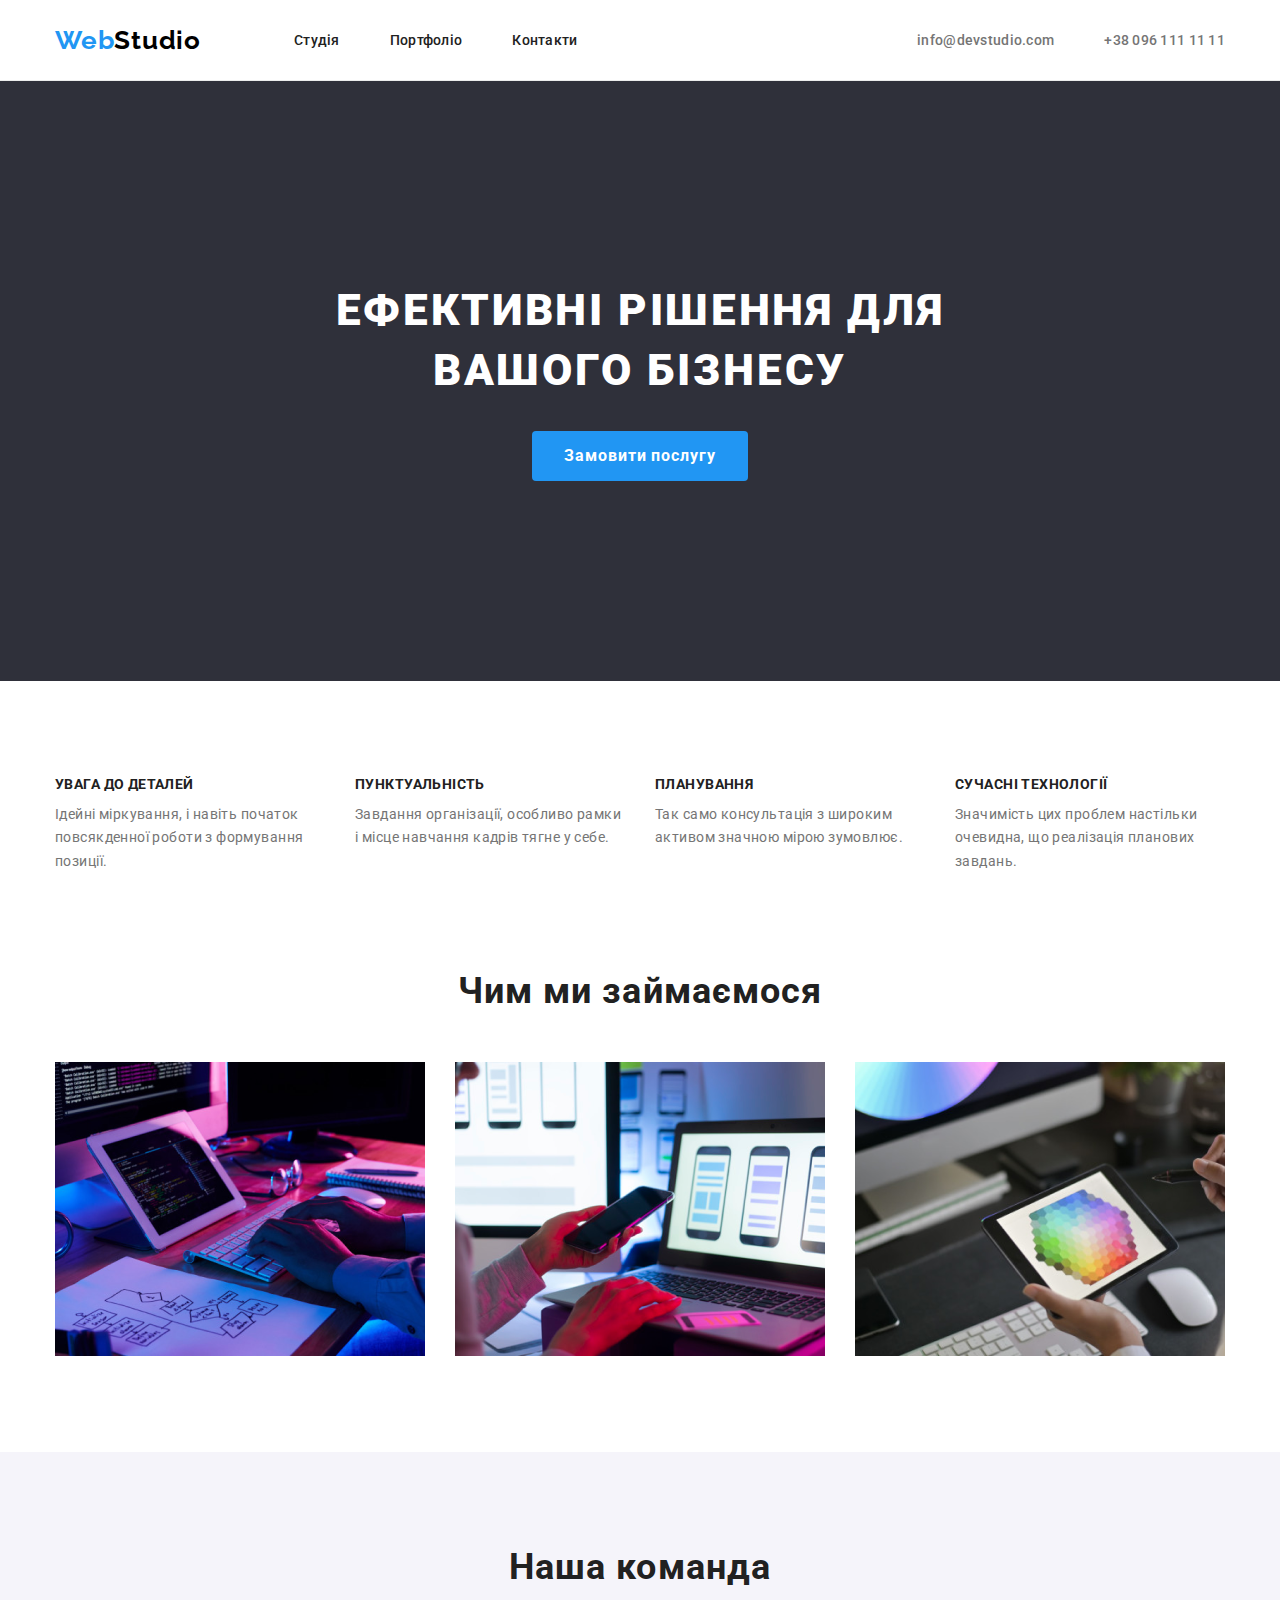
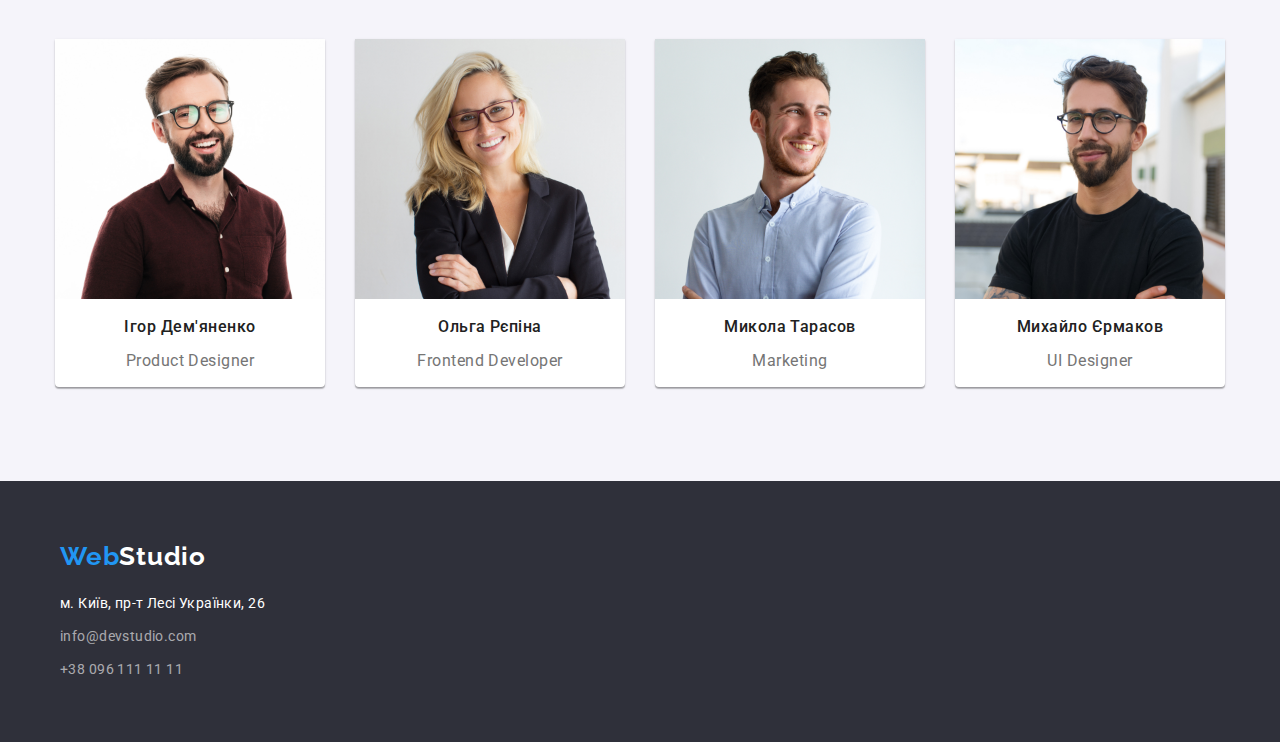
<file: index.html>
<!DOCTYPE html>
<html lang="uk">
    <head>
        <meta charset="UTF-8" />
        <meta http-equiv="X-UA-Compatible" content="IE=edge" />
        <meta name="viewport" content="width=device-width, initial-scale=1.0" />
        <title>WebStudio</title>
        <link rel="stylesheet" href="css/styles.css" />
        <link rel="preconnect" href="https://fonts.googleapis.com" />
        <link rel="preconnect" href="https://fonts.gstatic.com" crossorigin />
        <link
            href="https://fonts.googleapis.com/css2?family=Raleway:wght@700&family=Roboto:ital,wght@0,400;0,500;0,700;0,900;1,500&display=swap"
            rel="stylesheet"
        />
    </head>

    <body>
        <header>
            <nav class="navigation">
                <a href="./index.html" class="navigation-logo"
                    >Web<span class="navigation-logo-span">Studio</span></a
                >
                <ul class="navigation-list">
                    <li><a href="./index.html">Студія</a></li>
                    <li><a href="./portfolio.html">Портфоліо</a></li>
                    <li><a href="#footter_contacts">Контакти</a></li>
                </ul>
            </nav>
            <ul class="navigation-list-contacts">
                <li><a href="mailto:info@devstudio.com">info@devstudio.com</a></li>
                <li><a href="tel:+3809611111">+38 096 111 11 11 </a></li>
            </ul>
        </header>
        <main>
            <section class="head-web">
                <h1>Ефективні рішення для вашого бізнесу</h1>
                <button type="button" class="head-web-button">Замовити послугу</button>
            </section>
            <section class="features">
                <h2 class="visually-hidden">Наші особливості</h2>
                <ul class="features-items">
                    <li>
                        <h3>Увага до деталей</h3>
                        <p>Ідейні міркування, і навіть початок повсякденної роботи з формування позиції.</p>
                    </li>
                    <li>
                        <h3>Пунктуальність</h3>
                        <p>Завдання організації, особливо рамки і місце навчання кадрів тягне у себе.</p>
                    </li>
                    <li>
                        <h3>Планування</h3>
                        <p>Так само консультація з широким активом значною мірою зумовлює.</p>
                    </li>
                    <li>
                        <h3>Сучасні технології</h3>
                        <p>Значимість цих проблем настільки очевидна, що реалізація планових завдань.</p>
                    </li>
                </ul>
            </section>
            <section class="pictures-wrapper">
                <h2 class="pictures-header">Чим ми займаємося</h2>
                <ul class="pictures">
                    <li>
                        <img
                            src="./images/box.jpg"
                            alt="робочий стіл та комп'ютер"
                            width="370"
                            height="294"
                        />
                    </li>
                    <li>
                        <img src="./images/img4.jpg" alt="комп'ютер та телефлн" width="370" height="294" />
                    </li>
                    <li><img src="./images/img5.jpg" alt="планшет" width="370" height="294" /></li>
                </ul>
            </section>
            <section class="our-team-section">
                <h2 class="our-team-header">Наша команда</h2>
                <ul class="our-team-introdution-item">
                    <li>
                        <img
                            src="./images/img.jpg"
                            alt="Світлина Ігоря Дем'яненко"
                            width="270"
                            height="260"
                        />
                        <h3>Ігор Дем'яненко</h3>
                        <p>Product Designer</p>
                    </li>
                    <li>
                        <img src="./images/img1.jpg" alt="Світлина Ольги Рєпіної" width="270" height="260" />
                        <h3>Ольга Рєпіна</h3>
                        <p>Frontend Developer</p>
                    </li>
                    <li>
                        <img
                            src="./images/img2.jpg"
                            alt="Світлина Миколи Тарасова"
                            width="270"
                            height="260"
                        />
                        <h3>Микола Тарасов</h3>
                        <p>Marketing</p>
                    </li>
                    <li>
                        <img
                            src="./images/img3.jpg"
                            alt="Світлина Михайла Єрмакова"
                            width="270"
                            height="260"
                        />
                        <h3>Михайло Єрмаков</h3>
                        <p>UI Designer</p>
                    </li>
                </ul>
            </section>
        </main>
        <footer id="footter_contacts" class="footer-section">
            <a href="index.html" class="navigation-logo"
                >Web<span class="navigation-logo-footer">Studio</span></a
            >
            <address class="footer-adress">
                <ul class="footer-adress-list">
                    <li>
                        <a href="https://goo.gl/maps/XsMu6fq6WujHnr399" class="footer-adress-location"
                            >м. Київ, пр-т Лесі Українки, 26</a
                        >
                    </li>
                    <li>
                        <a href="mailto:info@devstudio.com" class="footer-adress-location-contacts"
                            >info@devstudio.com</a
                        >
                    </li>
                    <li>
                        <a href="tel:+3809611111" class="footer-adress-location-contacts"
                            >+38 096 111 11 11
                        </a>
                    </li>
                </ul>
            </address>
        </footer>
    </body>
</html>
</file>
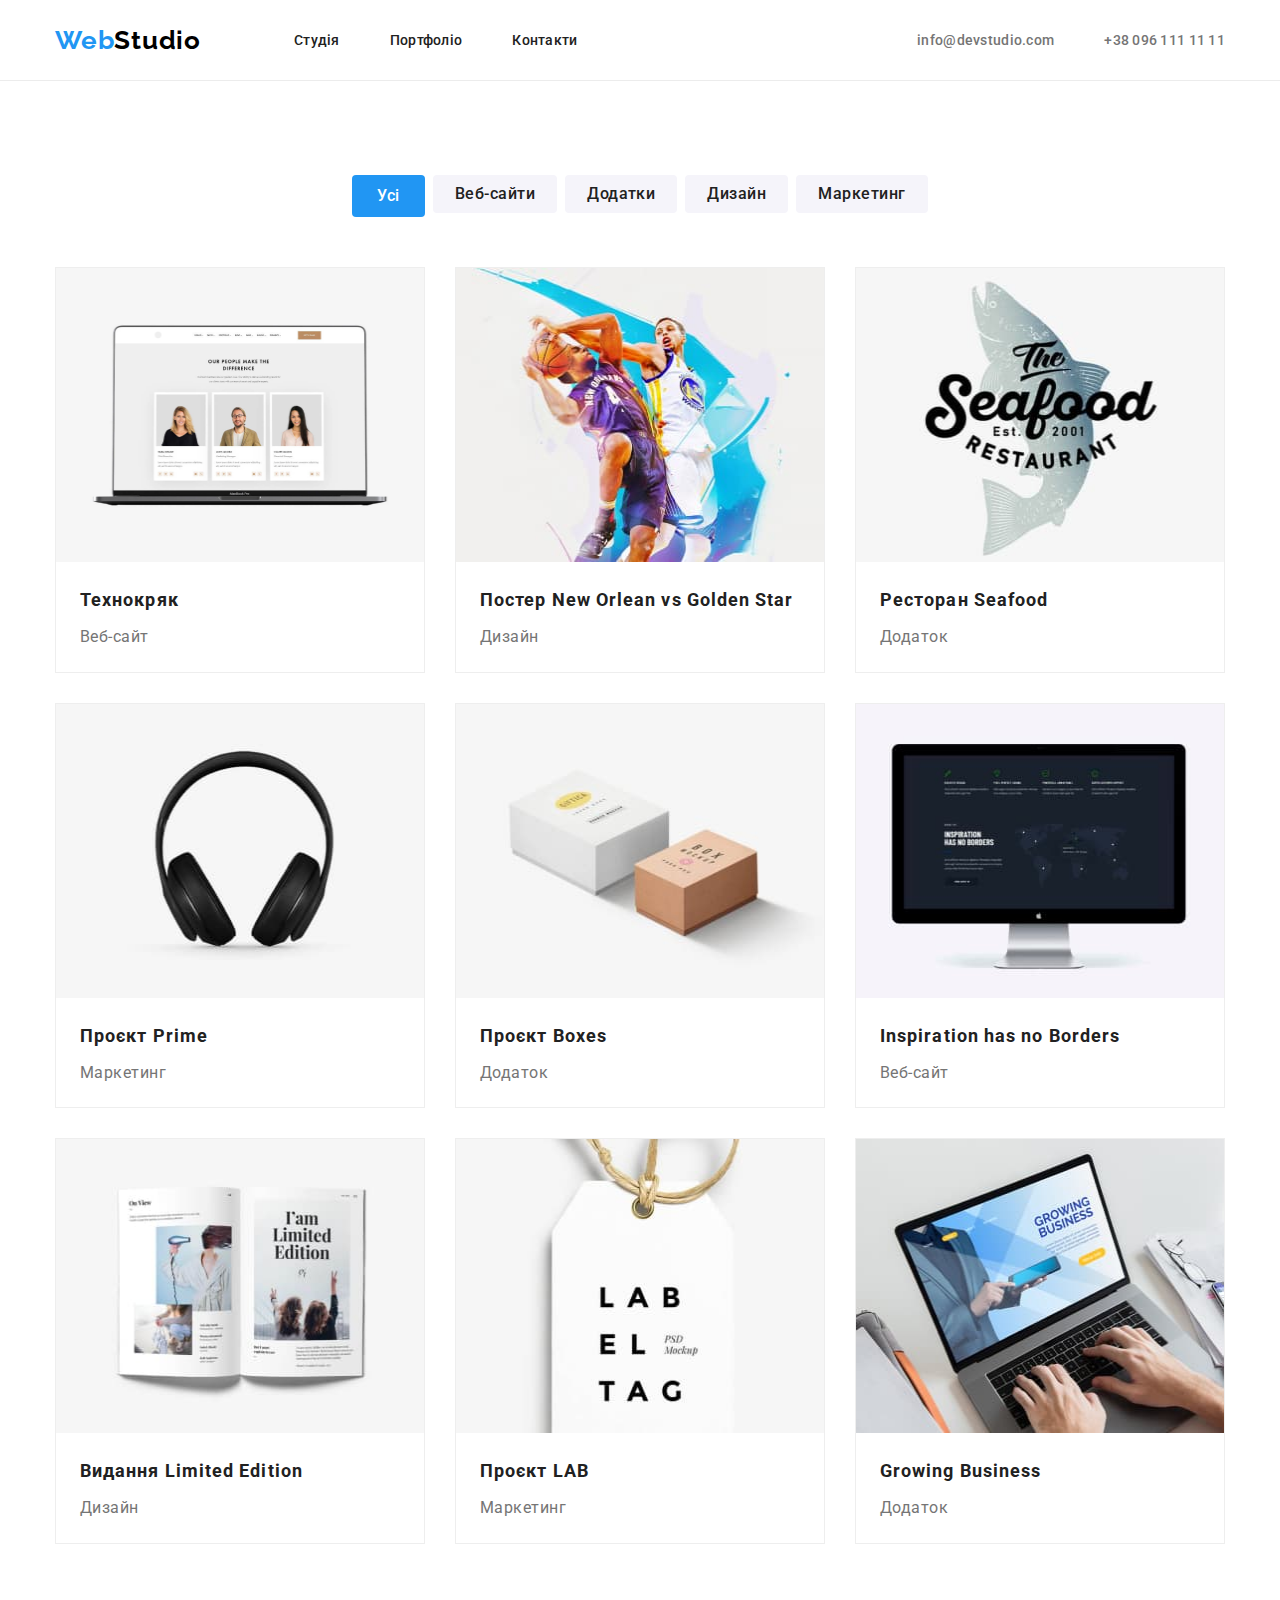
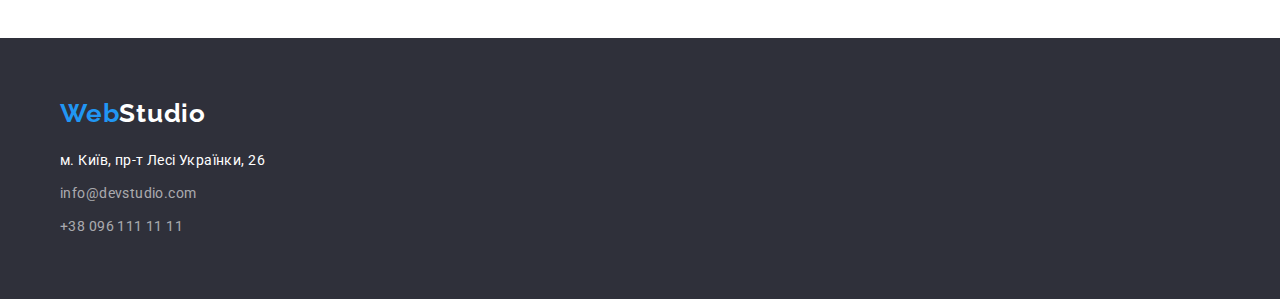
<file: portfolio.html>
<!DOCTYPE html>
<html lang="uk">
    <head>
        <meta charset="UTF-8" />
        <meta http-equiv="X-UA-Compatible" content="IE=edge" />
        <meta name="viewport" content="width=device-width, initial-scale=1.0" />
        <title>WebStudio</title>
        <link rel="stylesheet" href="./css/styles.css" />
        <link rel="preconnect" href="https://fonts.googleapis.com" />
        <link rel="preconnect" href="https://fonts.gstatic.com" crossorigin />
        <link
            href="https://fonts.googleapis.com/css2?family=Raleway:wght@700&family=Roboto:ital,wght@0,400;0,500;0,700;0,900;1,500&display=swap"
            rel="stylesheet"
        />
    </head>

    <body>
        <header>
            <nav class="navigation">
                <a href="./index.html" class="navigation-logo"
                    >Web<span class="navigation-logo-span">Studio</span></a
                >
                <ul class="navigation-list">
                    <li><a href="./index.html">Студія</a></li>
                    <li><a href="./portfolio.html">Портфоліо</a></li>
                    <li><a href="#footter_contacts">Контакти</a></li>
                </ul>
            </nav>
            <ul class="navigation-list-contacts">
                <li><a href="mailto:info@devstudio.com">info@devstudio.com</a></li>
                <li><a href="tel:+3809611111">+38 096 111 11 11 </a></li>
            </ul>
        </header>
        <main>
            <h1 class="heading-portfolio visually-hidden">Портфоліо</h1>
            <ul class="filter-section">
                <li><button type="button" class="filter-button filter-button-active">Усі</button></li>
                <li><button type="button" class="filter-button">Веб-сайти</button></li>
                <li><button type="button" class="filter-button">Додатки</button></li>
                <li><button type="button" class="filter-button">Дизайн</button></li>
                <li><button type="button" class="filter-button">Маркетинг</button></li>
            </ul>
            <section>
                <ul class="portfolio-sections">
                    <li class="portfolio-sections-list">
                        <img src="./images_portfolio/img.jpg" alt="Наща команда" width="370" height="294" />
                        <h3 class="portfolio-sections-list-header">Технокряк</h3>
                        <p class="portfolio-sections-list-peragraph">Веб-сайт</p>
                    </li>
                    <li class="portfolio-sections-list">
                        <img
                            src="./images_portfolio/img1.jpg"
                            alt="Постер New Orlean vs Golden Star"
                            width="370"
                            height="294"
                        />
                        <h3 class="portfolio-sections-list-header">Постер New Orlean vs Golden Star</h3>
                        <p class="portfolio-sections-list-peragraph">Дизайн</p>
                    </li>
                    <li class="portfolio-sections-list">
                        <img
                            src="./images_portfolio/img2.jpg"
                            alt="Логотип ресторану Seafood"
                            width="370"
                            height="294"
                        />
                        <h3 class="portfolio-sections-list-header">Ресторан Seafood</h3>
                        <p class="portfolio-sections-list-peragraph">Додаток</p>
                    </li>
                    <li class="portfolio-sections-list">
                        <img src="./images_portfolio/img3.jpg" alt="Наушники" width="370" height="294" />
                        <h3 class="portfolio-sections-list-header">Проєкт Prime</h3>
                        <p class="portfolio-sections-list-peragraph">Маркетинг</p>
                    </li>
                    <li class="portfolio-sections-list">
                        <img src="./images_portfolio/img4.jpg" alt="Дві коробки" width="370" height="294" />
                        <h3 class="portfolio-sections-list-header">Проєкт Boxes</h3>
                        <p class="portfolio-sections-list-peragraph">Додаток</p>
                    </li>
                    <li class="portfolio-sections-list">
                        <img
                            src="./images_portfolio/img5.jpg"
                            alt="Екран комп'ютера"
                            width="370"
                            height="294"
                        />
                        <h3 class="portfolio-sections-list-header">Inspiration has no Borders</h3>
                        <p class="portfolio-sections-list-peragraph">Веб-сайт</p>
                    </li>
                    <li class="portfolio-sections-list">
                        <img
                            src="./images_portfolio/img6.jpg"
                            alt="Видання Limited Edition"
                            width="370"
                            height="294"
                        />
                        <h3 class="portfolio-sections-list-header">Видання Limited Edition</h3>
                        <p class="portfolio-sections-list-peragraph">Дизайн</p>
                    </li>
                    <li class="portfolio-sections-list">
                        <img src="./images_portfolio/img7.jpg" alt="Проєкт LAB" width="370" height="294" />
                        <h3 class="portfolio-sections-list-header">Проєкт LAB</h3>
                        <p class="portfolio-sections-list-peragraph">Маркетинг</p>
                    </li>
                    <li class="portfolio-sections-list">
                        <img src="./images_portfolio/img8.jpg" alt="комп'ютер" width="370" height="294" />
                        <h3 class="portfolio-sections-list-header">Growing Business</h3>
                        <p class="portfolio-sections-list-peragraph">Додаток</p>
                    </li>
                </ul>
            </section>
        </main>
        <footer class="footer-section" id="footter_contacts">
            <a href="index.html" class="navigation-logo"
                >Web<span class="navigation-logo-footer">Studio</span></a
            >
            <address class="footer-adress">
                <ul class="footer-adress-list">
                    <li>
                        <a href="https://goo.gl/maps/XsMu6fq6WujHnr399" class="footer-adress-location"
                            >м. Київ, пр-т Лесі Українки, 26</a
                        >
                    </li>
                    <li>
                        <a href="mailto:info@devstudio.com" class="footer-adress-location-contacts"
                            >info@devstudio.com</a
                        >
                    </li>
                    <li>
                        <a href="tel:+3809611111" class="footer-adress-location-contacts"
                            >+38 096 111 11 11
                        </a>
                    </li>
                </ul>
            </address>
        </footer>
    </body>
</html>
</file>
<file: css/styles.css>
:root {
    --blue: #2196f3;
    --dark-blue: #188ce8;
    --white: #ffffff;
    --light-white: #f5f4fa;
    --black: #000000;
    --gray: #757575;
    --dark-gray: #212121;
    --light-gray: rgba(255, 255, 255, 0.6);
    --light-dark: #2f303a;
    --light-gray-border-nav: #ececec;
    --light-gray-border-section: #eeeeee;
}

/* Common */

html {
    height: 100%;
}

body {
    font-size: 14px;
    font-family: "Roboto", sans-serif;
    letter-spacing: 0.03em;
    margin: 0;
    padding: 0;
    background-color: var(--white);
    color: var(--dark-gray);
}

ul {
    padding: 0;
}

h2, .heading-portfolio {
    text-align: center;
    font-weight: 700;
    font-size: 36px;
    line-height: 1.17;
    text-align: center;
    letter-spacing: 0.03em;
    color: var(--dark-gray);

    margin-bottom: 50px;
}

.visually-hidden {
    position: absolute;
    white-space: nowrap;
    width: 1px;
    height: 1px;
    overflow: hidden;
    border: 0;
    padding: 0;
    clip: rect(0 0 0 0);
    clip-path: inset(50%);
    margin: -1px;
}

header {
    display: flex;
    max-width: 1170px;
    min-height: 80px;
    margin: 0 auto;
}

main {
    border-top: 1px solid var(--light-gray-border-nav);
}

a:hover,
a:focus {
    color: var(--blue);
}

/* Navigation */

.navigation {
    display: flex;
    align-items: center;
    flex: 1;
}

.navigation-logo {
    margin-right: 93px;
    font-family: "Raleway", sans-serif;
    font-style: normal;
    font-weight: 700;
    font-size: 26px;
    line-height: 1.19;
    letter-spacing: 0.03em;
    color: var(--blue);
    text-decoration: none;
    cursor: pointer;
}
.navigation-logo-span {
    color: var(--black);
}

.navigation-logo-footer {
    color: var(--white);
}

.navigation-list,
.navigation-list-contacts {
    display: flex;
    list-style-type: none;
    align-items: center;
    gap: 50px;
}

.navigation-list a {
    text-decoration: none;
    font-style: normal;
    font-weight: 500;
    font-size: 14px;
    line-height: 1.14;
    letter-spacing: 0.02em;
    color: var(--dark-gray);
}

.navigation-list a:hover,
.navigation-list a:focus,
.navigation-list-contacts a:hover,
.navigation-list-contacts a:focus {
    color: var(--blue);
}

.navigation-list-contacts a {
    text-decoration: none;
    font-family: "Roboto";
    font-style: normal;

    font-weight: 500;
    font-size: 14px;
    line-height: 1.14;
    letter-spacing: 0.02em;

    color: var(--gray);
}

/* Footer */

.footer-section {
    background-color: var(--light-dark);
    margin: 0 auto;
    padding: 60px;
}

.footer-section > * {
    max-width: 1170px;
    margin: 0 auto;
    display: block;
}

.footer-adress {
    margin-top: 20px;
}

.footer-adress-list {
    list-style: none;
    margin: 0;
}

.footer-adress-list li {
    margin-bottom: 9px;
}

.footer-adress-list li:last-child {
    margin-bottom: 0;
}

.footer-adress-location {
    font-weight: 400;
    font-size: 14px;
    line-height: 1.71;
    letter-spacing: 0.03em;
    color: var(--white);
    font-style: normal;
    text-decoration: none;
}

.footer-adress-location-contacts {
    font-weight: 400;
    font-size: 14px;
    line-height: 1.71;
    letter-spacing: 0.03em;
    color: var(--light-gray);
    font-style: normal;
    text-decoration: none;
}

/* index.html */

.head-web {
    background-color: var(--light-dark);
    margin: 0 auto;
    padding-top: 200px;
    padding-bottom: 200px;
}

.head-web h1 {
    max-width: 696px;
    margin: 0 auto 30px;
    font-weight: 900;
    font-size: 44px;
    line-height: 1.36;
    text-align: center;
    letter-spacing: 0.06em;
    text-transform: uppercase;
    color: var(--white);
}

.head-web-button {
    background-color: var(--blue);
    border-radius: 4px;
    font-weight: 700;
    font-size: 16px;
    line-height: 1.87;
    letter-spacing: 0.06em;
    color: var(--white);
    border: none;
    display: block;
    margin: 0 auto;
    padding: 10px 32px;
    cursor: pointer;
    font-family: "Roboto";
}

.head-web-button:hover,
.head-web-button:focus {
    color: var(--white);
    background-color: var(--dark-blue);
}

.features {
    max-width: 1170px;
    min-height: 80px;
    margin: 0 auto;
    padding: 96px 0;
}

.features > h2 {
    margin-top: 0;
    /* display: none; */
}

.features-items {
    display: flex;
    list-style: none;
    gap: 30px;
    font-size: 14px;
    margin: 0;
}

.features-items h3 {
    font-weight: 700;
    font-size: 14px;
    line-height: 1.14;
    letter-spacing: 0.03em;
    text-transform: uppercase;
    color: var(--dark-gray);
    margin-top: 0;
    margin-bottom: 10px;
}

.features-items li {
    flex: 1;
}

.features-items p {
    font-weight: 400;
    font-size: 14px;
    line-height: 1.71;
    letter-spacing: 0.03em;
    color: var(--gray);
    margin: 0;
}

.pictures-wrapper {
    max-width: 1170px;
    margin: 0 auto;
    padding-bottom: 96px;
}

.pictures-header {
    margin-top: 0;
}

.pictures {
    max-width: 1170px;
    display: flex;
    gap: 30px;
    list-style: none;
    margin: 0 auto;
}

.pictures img {
    display: block;
}

.our-team-section {
    background-color: var(--light-white);
    margin: 0 auto;
    padding: 94px 0;
}

.our-team-introdution-item {
    display: flex;
    list-style: none;
    gap: 30px;
    max-width: 1170px;
    margin: 0 auto;
}
.our-team-header {
    margin: 0 auto 50px;
    max-width: 1170px;
}

.our-team-introdution-item li {
    background: var(--white);
    box-shadow: 0px 1px 3px rgba(0, 0, 0, 0.12), 0px 1px 1px rgba(0, 0, 0, 0.14),
        0px 2px 1px rgba(0, 0, 0, 0.2);
    border-radius: 0px 0px 4px 4px;
    text-align: center;
}

.our-team-introdution-item h3 {
    font-weight: 500;
    font-size: 16px;
    line-height: 1.18;
    text-align: center;
    letter-spacing: 0.03em;
    color: var(--dark-gray);
}

.our-team-introdution-item p {
    font-weight: 400;
    font-size: 16px;
    line-height: 1.18;
    text-align: center;
    letter-spacing: 0.03em;
    color: var(--gray);
}

/* Portfolio */

.filter-section {
    max-width: 1170px;
    display: flex;
    justify-content: center;
    gap: 8px;
    margin: 94px auto 50px;
    list-style: none;
}

.filter-button {
    background-color: var(--light-white);
    border-radius: 4px;
    font-weight: 500;
    font-size: 16px;
    line-height: 1.62;
    text-align: center;
    letter-spacing: 0.03em;
    color: var(--dark-gray);
    border: none;
    cursor: pointer;
    font-family: "Roboto";
    padding: 6px 22px;
  
}

.filter-button:hover,
.filter-button:focus {
    background-color: var(--blue);
    color: var(--white);
}

.filter-button-active {
    background-color: var(--blue);
    border-radius: 4px;
    font-weight: 500;
    font-size: 16px;
    line-height: 1.85;
    letter-spacing: 0.03em;
    color: var(--white);
    text-align: center;
    border: none;
    padding: 6px 25px;
    cursor: pointer;
    font-family: "Roboto";
}

.portfolio-sections {
    display: flex;
    max-width: 1170px;
    flex-wrap: wrap;
    gap: 30px;
    margin: 0 auto;
    list-style: none;
    margin-bottom: 94px;
}

.portfolio-sections-list {
    border: 1px solid var(--light-gray-border-section);
}

.portfolio-sections-list img {
    max-width: 368px;
    display: block;
}

.portfolio-sections-list-header {
    font-weight: 700;
    font-size: 18px;
    line-height: 2;
    letter-spacing: 0.06em;
    color: var(--dark-gray);
    margin: 20px 24px 4px;
}

.portfolio-sections-list-peragraph {
    font-weight: 400;
    font-size: 16px;
    line-height: 1.87;
    letter-spacing: 0.03em;
    color: var(--gray);
    margin: 0 24px 20px;
}
</file>
